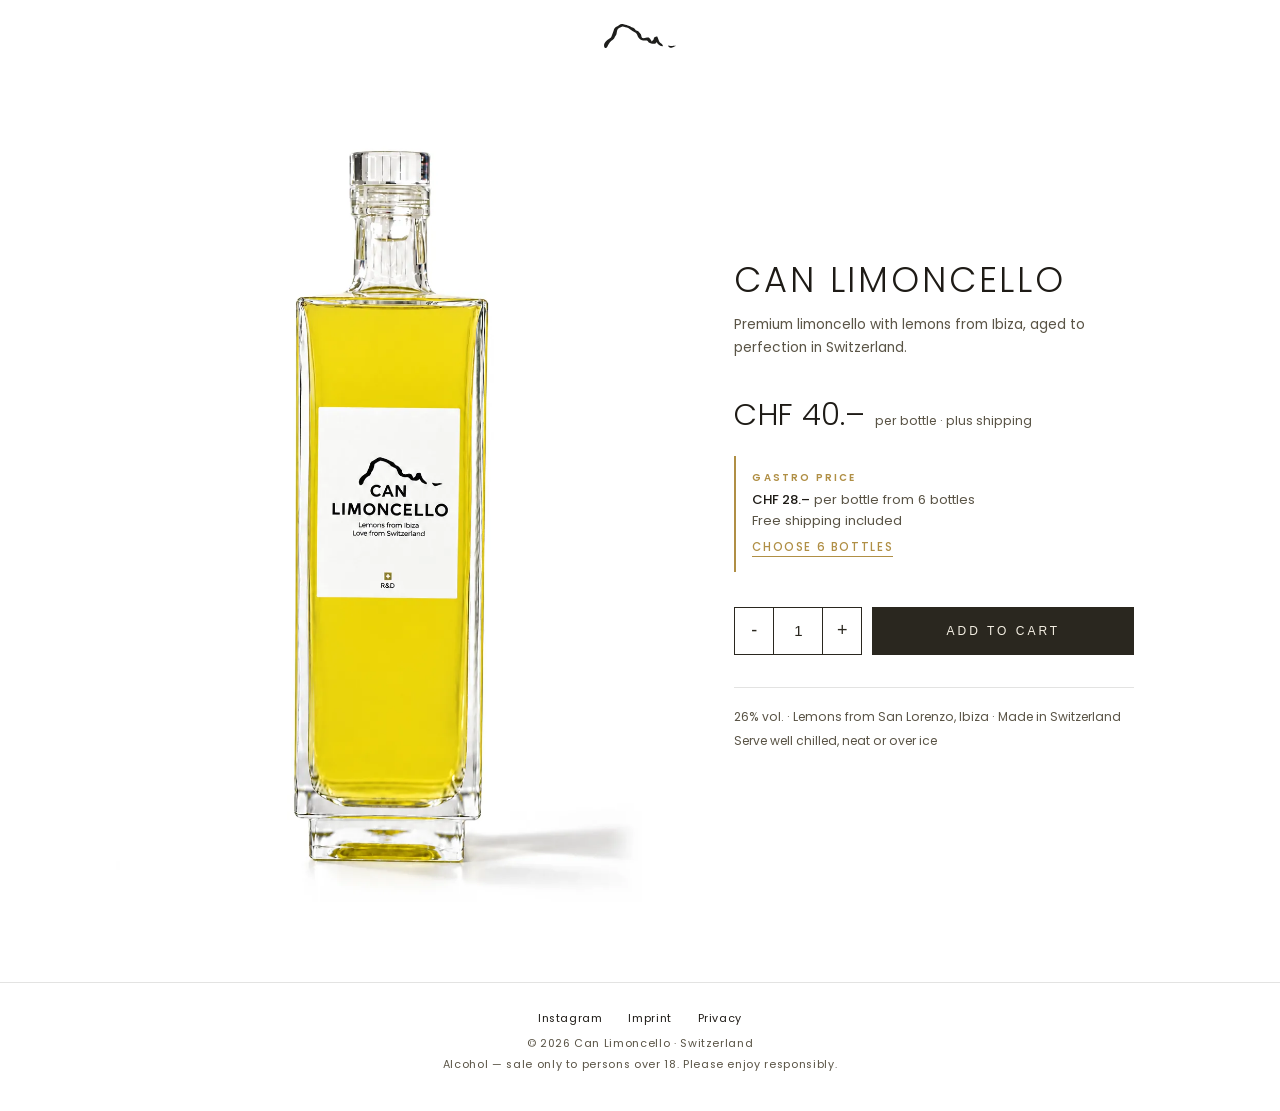
<file: index.html>
<!DOCTYPE html>
<html lang="en">
<head>
<meta charset="UTF-8">
<meta name="viewport" content="width=device-width, initial-scale=1.0">
<title>Can Limoncello — Buy Online · Lemons from Ibiza, Love from Switzerland</title>
<meta name="description" content="Buy Can Limoncello online: premium limoncello with lemons from San Lorenzo, Ibiza, aged in Switzerland. 26% vol. CHF 40 per bottle plus shipping — gastro price from 6 bottles: CHF 28 per bottle, free shipping.">
<link rel="canonical" href="https://canlimoncello.com/">

<!-- ============================================================
     EINSEITIGE KAUFSEITE — Ziel: Besucher kauft so schnell wie
     möglich. Ein Produktbereich (Foto, Preise, Menge + Warenkorb,
     Details), sonst nichts. Die frühere, ausführliche Website ist
     auf GitHub gesichert: Branch archive/full-site bzw. Tag
     full-site-2026-11-17.

     BFCACHE FIX — Nach "Checkout" navigiert Shopify in derselben
     Registerkarte weg. Bei Rückkehr per Zurück-Button aus dem
     bfcache hart neu laden, damit ein frischer Warenkorb entsteht.
     ============================================================ -->
<script type="text/javascript">
window.addEventListener('pageshow', function (event) {
  if (event.persisted) {
    window.location.reload();
  }
});
</script>

<link rel="icon" href="assets/favicon.svg" type="image/svg+xml">
<link rel="icon" href="assets/favicon-32.png" sizes="32x32" type="image/png">
<link rel="apple-touch-icon" href="assets/apple-touch-icon.png">

<!-- Link-Vorschau (WhatsApp, iMessage, Social) -->
<meta property="og:type" content="product">
<meta property="og:site_name" content="Can Limoncello">
<meta property="og:url" content="https://canlimoncello.com/">
<meta property="og:title" content="Can Limoncello — Lemons from Ibiza · Love from Switzerland">
<meta property="og:description" content="Premium limoncello, 26% vol. CHF 40 per bottle — gastro price from 6 bottles: CHF 28 per bottle, free shipping.">
<meta property="og:image" content="https://canlimoncello.com/assets/img/web/packshot.jpg">
<meta property="og:image:alt" content="Bottle of Can Limoncello">
<meta name="twitter:card" content="summary_large_image">

<!-- Produktdaten für Suchmaschinen und KI-Suche (Preise müssen mit Shopify übereinstimmen) -->
<script type="application/ld+json">
{
  "@context": "https://schema.org",
  "@type": "Product",
  "name": "Can Limoncello",
  "brand": { "@type": "Brand", "name": "Can Limoncello" },
  "description": "Premium limoncello made with lemons from a farm in San Lorenzo, Ibiza, and aged to perfection in Switzerland. 26% vol.",
  "image": ["https://canlimoncello.com/assets/img/web/packshot.jpg"],
  "additionalProperty": [
    { "@type": "PropertyValue", "name": "Alcohol by volume", "value": "26%" }
  ],
  "offers": [
    {
      "@type": "Offer",
      "url": "https://canlimoncello.com/",
      "price": "40.00",
      "priceCurrency": "CHF",
      "availability": "https://schema.org/InStock"
    },
    {
      "@type": "Offer",
      "name": "Gastro price from 6 bottles, free shipping",
      "url": "https://canlimoncello.com/",
      "price": "28.00",
      "priceCurrency": "CHF",
      "eligibleQuantity": { "@type": "QuantitativeValue", "minValue": 6 },
      "availability": "https://schema.org/InStock"
    }
  ]
}
</script>

<link rel="preconnect" href="https://fonts.googleapis.com">
<link rel="preconnect" href="https://fonts.gstatic.com" crossorigin>
<link rel="preload" as="style" href="https://fonts.googleapis.com/css2?family=Poppins:wght@200;300;400;500;600&display=swap" onload="this.onload=null;this.rel='stylesheet'">
<noscript><link rel="stylesheet" href="https://fonts.googleapis.com/css2?family=Poppins:wght@200;300;400;500;600&display=swap"></noscript>
<!-- Shopify Buy Button so früh wie möglich laden (Init in assets/js/shop.js wartet darauf) -->
<link rel="preconnect" href="https://sdks.shopifycdn.com">
<link rel="preconnect" href="https://xy311a-ax.myshopify.com">
<script async id="shopifySdk" src="https://sdks.shopifycdn.com/buy-button/latest/buy-button-storefront.min.js"></script>
<link rel="preload" as="image" href="assets/img/web/packshot.webp" fetchpriority="high">
<link rel="stylesheet" href="assets/css/style.css?v=20261117b">
<link rel="stylesheet" href="assets/css/site.css?v=20261117b">

<style>
  /* ============================================================
     SCHLICHTE KAUFSEITE — weiss, die Flasche frei gestellt, ein
     Preis, ein ruhiger Gastro-Hinweis mit "6 Flaschen wählen",
     Menge + Warenkorb, kurze Details, eine feine Fusszeile.
     (style.css ist Altbestand und setzt Regeln für img/footer/nav —
     daher eigene Klassennamen und ausdrückliche Grössen.)
     ============================================================ */
  body{background:#FFFFFF;color:var(--ink)}

  .s-head{display:flex;justify-content:center;align-items:center;height:72px}
  .s-head img{width:72px;height:auto;object-fit:contain}

  .s-main{max-width:1180px;margin:0 auto;padding:clamp(.5rem,3vw,2.5rem) clamp(1.2rem,5vw,3rem) clamp(3rem,7vw,5rem);display:grid;grid-template-columns:minmax(0,1.25fr) minmax(0,1fr);gap:clamp(1.5rem,6vw,5rem);align-items:center}
  .s-photo{margin:0;display:flex;justify-content:center}
  .s-photo img{width:auto;height:auto;max-width:100%;max-height:min(88vh,900px);object-fit:contain}

  .s-info{max-width:400px;width:100%}
  .s-info h1{font-family:var(--serif);font-weight:300;font-size:clamp(1.6rem,3vw,2.2rem);line-height:1.1;letter-spacing:.08em;text-transform:uppercase}
  .s-lead{margin-top:.8rem;font-size:.86rem;line-height:1.7;color:var(--ink-soft)}

  .s-price{margin-top:2rem;display:flex;align-items:baseline;gap:.6rem}
  .s-price strong{font-weight:300;font-size:1.9rem;letter-spacing:.01em}
  .s-price span{font-size:.78rem;color:var(--ink-soft)}

  /* Gastropreis: ruhiger Hinweis mit Abkürzung auf 6 Flaschen */
  .s-gastro{margin:1rem 0 1.6rem;padding:.9rem 0 .9rem 1rem;border-left:2px solid var(--gold);font-size:.82rem;line-height:1.6;color:var(--ink-soft)}
  .s-gastro .g-title{font-size:.62rem;font-weight:600;letter-spacing:.22em;text-transform:uppercase;color:var(--gold);margin-bottom:.15rem}
  .s-gastro b{font-weight:500;color:var(--ink)}
  .s-pick{display:inline-block;margin-top:.45rem;padding:0;border:0;background:none;font:inherit;font-size:.72rem;font-weight:500;letter-spacing:.14em;text-transform:uppercase;color:var(--gold);border-bottom:1px solid currentColor;cursor:pointer}
  .s-pick:hover{color:var(--ink)}

  .s-specs{list-style:none;margin:2rem 0 0;padding:1.1rem 0 0;border-top:1px solid var(--line);font-size:.76rem;line-height:1.9;color:var(--ink-soft)}
  .s-specs li{display:inline}
  .s-specs li + li::before{content:" · "}
  .s-specs li:last-child{display:block}
  .s-specs li:last-child::before{content:none}

  .s-foot{padding:1.6rem 1.2rem 2.2rem;border-top:1px solid var(--line);text-align:center;font-size:.68rem;line-height:1.9;letter-spacing:.06em;color:var(--ink-soft);background:#FFFFFF}
  .s-foot .f-links{display:flex;justify-content:center;gap:1.6rem;margin-bottom:.3rem;color:var(--ink)}
  .s-foot a:hover{color:var(--gold)}

  /* ---------- HANDY: zentriert wie eine Etikette, mehr Luft ---------- */
  @media(max-width:820px){
    .s-head{height:64px}
    .s-main{grid-template-columns:1fr;gap:1.3rem;padding-top:1.4rem;padding-bottom:3rem}
    .s-photo img{max-height:46vh}
    .s-info{max-width:360px;margin:0 auto;text-align:center}
    .s-info h1{font-size:1.45rem;letter-spacing:.12em}
    .s-lead{max-width:30ch;margin:.7rem auto 0;font-size:.82rem}
    .s-price{margin-top:1.2rem;flex-direction:column;align-items:center;gap:.1rem}
    .s-price strong{font-size:2rem}
    .s-price span{font-size:.74rem}
    .s-gastro{margin:1.1rem 0 1.3rem;padding:1rem 1rem 1.05rem;border-left:0;border:1px solid rgba(176,143,69,.45);line-height:1.55}
    .s-specs{margin-top:1.8rem;padding-top:1.2rem;line-height:1.85}
    .s-specs li{display:block}
    .s-specs li + li::before{content:none}
  }
</style>
</head>
<body>

<header class="s-head">
  <img src="assets/img/es-vedra-mark.svg" alt="Can Limoncello" width="85" height="28">
</header>

<main class="s-main">
  <figure class="s-photo">
    <img src="assets/img/web/packshot.webp" width="1024" height="1535" fetchpriority="high" alt="Bottle of Can Limoncello">
  </figure>

  <div class="s-info">
    <h1>Can Limoncello</h1>
    <p class="s-lead">Premium limoncello with lemons from Ibiza, aged to perfection in Switzerland.</p>

    <!-- PREISE — müssen mit den Shopify-Einstellungen übereinstimmen
         (Gastropreis CHF 28 + Gratisversand ab 6 Flaschen). -->
    <p class="s-price"><strong>CHF 40.–</strong><span>per bottle · plus shipping</span></p>

    <div class="s-gastro">
      <p class="g-title">Gastro price</p>
      <p class="g-line"><b>CHF 28.–</b> per bottle from 6 bottles</p>
      <p class="g-line">Free shipping included</p>
      <button type="button" class="s-pick" id="pickSix">Choose 6 bottles</button>
    </div>

    <!-- SHOPIFY — Menge + In den Warenkorb (Logik in assets/js/shop.js).
         Der Platzhalter ist sofort sichtbar und wird gegen den echten
         Shopify-Button getauscht, sobald dieser geladen ist. -->
    <div class="landing-buy" id="buyBox">
      <div class="buy-fallback" id="buyFallback">
        <div class="bf-qty" aria-hidden="true"><span class="bf-minus">-</span><span class="bf-num" id="bfNum">1</span><span class="bf-plus">+</span></div>
        <button type="button" class="bf-btn" id="buyFallbackBtn">Add to cart</button>
      </div>
      <div class="buy-live" id='product-component-1784379987175'></div>
    </div>

    <ul class="s-specs">
      <li>26% vol.</li>
      <li>Lemons from San Lorenzo, Ibiza</li>
      <li>Made in Switzerland</li>
      <li>Serve well chilled, neat or over ice</li>
    </ul>
  </div>
</main>

<div class="s-foot" role="contentinfo">
  <p class="f-links"><a href="https://www.instagram.com/canlimoncello" target="_blank" rel="noopener">Instagram</a><a href="impressum.html">Imprint</a><a href="datenschutz.html">Privacy</a></p>
  <p>© 2026 Can Limoncello · Switzerland</p>
  <p>Alcohol — sale only to persons over 18. Please enjoy responsibly.</p>
</div>

<!-- ============================================================
     "Choose 6 bottles" — stellt die Menge auf 6. Ist Shopify schon
     geladen, wird dessen Mengenauswahl direkt angepasst; sonst wird
     die Zahl gemerkt und beim Laden übernommen (siehe clApplyQty in
     assets/js/shop.js).
     ============================================================ -->
<script>
(function () {
  window.clPendingQty = null;
  function shopDoc() {
    var f = document.querySelector('iframe[name^="frame-product"]');
    try { return f && f.contentDocument; } catch (e) { return null; }
  }
  // Menge im Shopify-Iframe per Plus/Minus auf n bringen
  window.clApplyQty = function (doc) {
    var n = window.clPendingQty;
    if (!n || !doc) return;
    // Elemente bei jedem Schritt neu holen (Shopify zeichnet nach Änderungen neu)
    function q(sel) { return doc.querySelector(sel); }
    if (!q('.shopify-buy__quantity')) return;
    var guard = 50;
    while (parseInt(q('.shopify-buy__quantity').value, 10) < n && guard--) q('.shopify-buy__quantity-increment').click();
    while (parseInt(q('.shopify-buy__quantity').value, 10) > n && guard--) q('.shopify-buy__quantity-decrement').click();
    window.clPendingQty = null;
  };
  document.getElementById('pickSix').addEventListener('click', function () {
    window.clPendingQty = 6;
    document.getElementById('bfNum').textContent = '6';
    if (document.getElementById('buyBox').classList.contains('ready')) window.clApplyQty(shopDoc());
  });
})();
</script>

<script src="assets/js/shop.js?v=20261117b"></script>
</body>
</html>
</file>
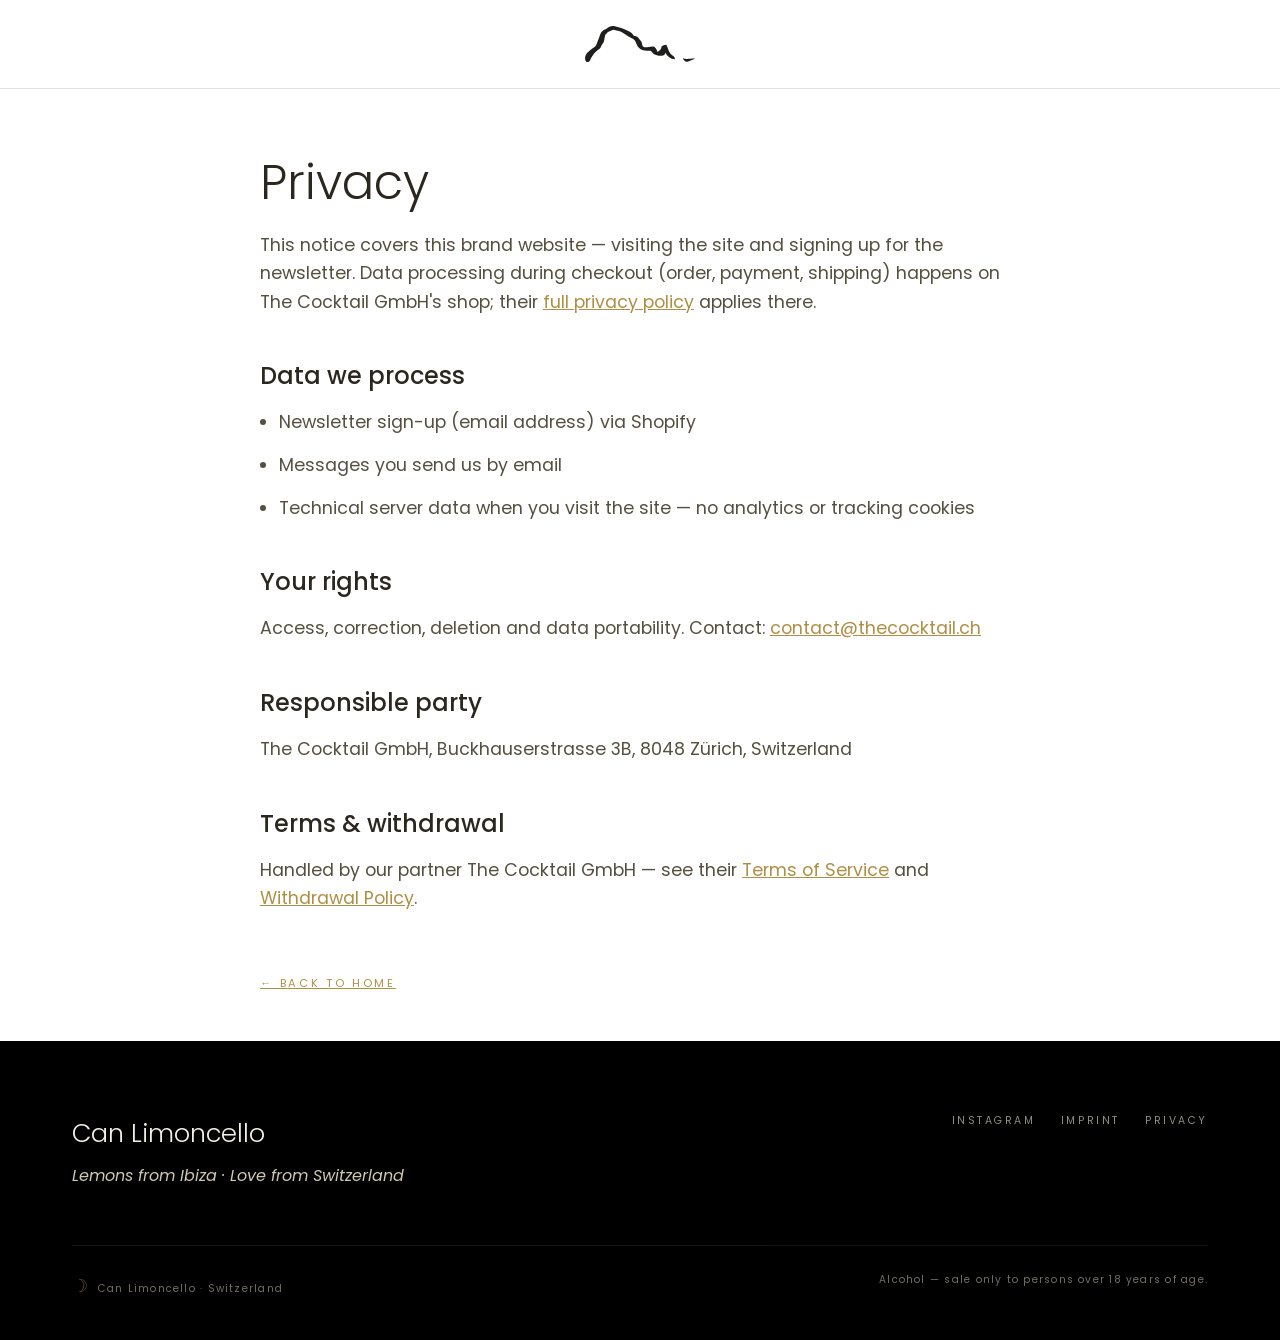
<file: datenschutz.html>
<!DOCTYPE html>
<html lang="en">
<head>
<meta charset="UTF-8">
<meta name="viewport" content="width=device-width, initial-scale=1.0">
<title>Privacy — Can Limoncello</title>
<meta name="robots" content="noindex">
<link rel="icon" href="assets/favicon.svg" type="image/svg+xml">
<link rel="icon" href="assets/favicon-32.png" sizes="32x32" type="image/png">
<link rel="apple-touch-icon" href="assets/apple-touch-icon.png">
<link rel="preconnect" href="https://fonts.googleapis.com">
<link rel="preconnect" href="https://fonts.gstatic.com" crossorigin>
<link href="https://fonts.googleapis.com/css2?family=Poppins:wght@400;500;600;700;800&display=swap" rel="stylesheet">
<link rel="stylesheet" href="assets/css/style.css?v=20261117b">
<style>
  :root{--serif:'Poppins',-apple-system,sans-serif;--sans:'Poppins',-apple-system,sans-serif}
  body{background:#FFFFFF}
  .topbar{display:flex;align-items:center;justify-content:center;padding:1.6rem 1.5rem;border-bottom:1px solid var(--line)}
  .topbar img{width:min(18vw,110px);height:auto;display:block}
  .legal{padding-top:3.5rem}
  footer{background:#000000}
</style>
</head>
<body>

<div class="topbar">
  <a href="index.html"><img src="assets/img/es-vedra-mark.svg" alt="Es Vedrà" width="85" height="28"></a>
</div>

<main class="legal">
  <h1>Privacy</h1>

  <p>This notice covers this brand website — visiting the site and signing up for the newsletter.
     Data processing during checkout (order, payment, shipping) happens on The Cocktail GmbH's shop;
     their <a href="https://www.thecocktail.ch/policies/privacy-policy" target="_blank" rel="noopener">full privacy policy</a> applies there.</p>

  <h2>Data we process</h2>
  <ul>
    <li>Newsletter sign-up (email address) via Shopify</li>
    <li>Messages you send us by email</li>
    <li>Technical server data when you visit the site — no analytics or tracking cookies</li>
  </ul>

  <h2>Your rights</h2>
  <p>Access, correction, deletion and data portability. Contact:
     <a href="mailto:contact@thecocktail.ch">contact@thecocktail.ch</a></p>

  <h2>Responsible party</h2>
  <p>The Cocktail GmbH, Buckhauserstrasse 3B, 8048 Zürich, Switzerland</p>

  <h2>Terms &amp; withdrawal</h2>
  <p>Handled by our partner The Cocktail GmbH — see their
     <a href="https://www.thecocktail.ch/policies/terms-of-service" target="_blank" rel="noopener">Terms of Service</a> and
     <a href="https://www.thecocktail.ch/policies/refund-policy" target="_blank" rel="noopener">Withdrawal Policy</a>.</p>

  <a class="back" href="index.html">← Back to home</a>
</main>

<footer>
  <div class="foot-grid">
    <div>
      <p class="foot-mark">Can Limoncello</p>
      <p class="foot-tag">Lemons from Ibiza · Love from Switzerland</p>
    </div>
    <div class="foot-links">
      <a href="https://www.instagram.com/canlimoncello" target="_blank" rel="noopener">Instagram</a>
      <a href="impressum.html">Imprint</a>
      <a href="datenschutz.html">Privacy</a>
    </div>
  </div>
  <div class="foot-base">
    <span><span class="tanit">☽</span> &nbsp;Can Limoncello · Switzerland</span>
    <span>Alcohol — sale only to persons over 18 years of age.</span>
  </div>
</footer>
</body>
</html>
</file>
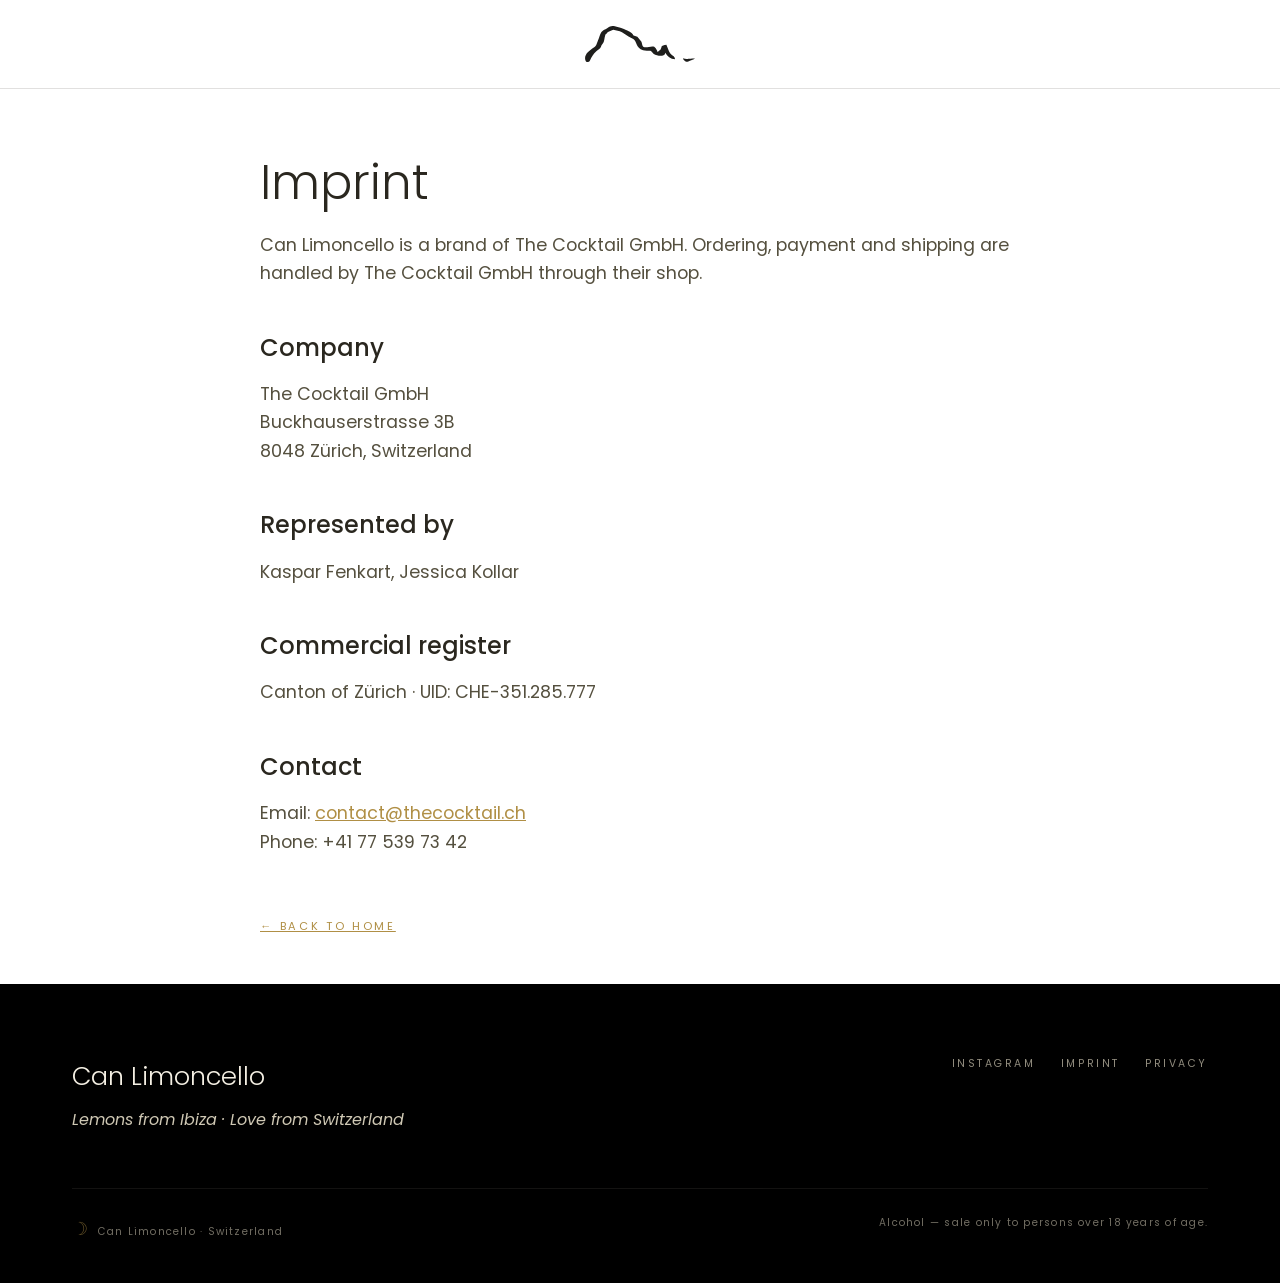
<file: impressum.html>
<!DOCTYPE html>
<html lang="en">
<head>
<meta charset="UTF-8">
<meta name="viewport" content="width=device-width, initial-scale=1.0">
<title>Imprint — Can Limoncello</title>
<meta name="robots" content="noindex">
<link rel="icon" href="assets/favicon.svg" type="image/svg+xml">
<link rel="icon" href="assets/favicon-32.png" sizes="32x32" type="image/png">
<link rel="apple-touch-icon" href="assets/apple-touch-icon.png">
<link rel="preconnect" href="https://fonts.googleapis.com">
<link rel="preconnect" href="https://fonts.gstatic.com" crossorigin>
<link href="https://fonts.googleapis.com/css2?family=Poppins:wght@400;500;600;700;800&display=swap" rel="stylesheet">
<link rel="stylesheet" href="assets/css/style.css?v=20261117b">
<style>
  :root{--serif:'Poppins',-apple-system,sans-serif;--sans:'Poppins',-apple-system,sans-serif}
  body{background:#FFFFFF}
  .topbar{display:flex;align-items:center;justify-content:center;padding:1.6rem 1.5rem;border-bottom:1px solid var(--line)}
  .topbar img{width:min(18vw,110px);height:auto;display:block}
  .legal{padding-top:3.5rem}
  footer{background:#000000}
</style>
</head>
<body>

<div class="topbar">
  <a href="index.html"><img src="assets/img/es-vedra-mark.svg" alt="Es Vedrà" width="85" height="28"></a>
</div>

<main class="legal">
  <h1>Imprint</h1>

  <p>Can Limoncello is a brand of The Cocktail GmbH. Ordering, payment and shipping are handled by
     The Cocktail GmbH through their shop.</p>

  <h2>Company</h2>
  <p>
    The Cocktail GmbH<br>
    Buckhauserstrasse 3B<br>
    8048 Zürich, Switzerland
  </p>

  <h2>Represented by</h2>
  <p>Kaspar Fenkart, Jessica Kollar</p>

  <h2>Commercial register</h2>
  <p>Canton of Zürich · UID: CHE-351.285.777</p>

  <h2>Contact</h2>
  <p>
    Email: <a href="mailto:contact@thecocktail.ch">contact@thecocktail.ch</a><br>
    Phone: +41 77 539 73 42
  </p>

  <a class="back" href="index.html">← Back to home</a>
</main>

<footer>
  <div class="foot-grid">
    <div>
      <p class="foot-mark">Can Limoncello</p>
      <p class="foot-tag">Lemons from Ibiza · Love from Switzerland</p>
    </div>
    <div class="foot-links">
      <a href="https://www.instagram.com/canlimoncello" target="_blank" rel="noopener">Instagram</a>
      <a href="impressum.html">Imprint</a>
      <a href="datenschutz.html">Privacy</a>
    </div>
  </div>
  <div class="foot-base">
    <span><span class="tanit">☽</span> &nbsp;Can Limoncello · Switzerland</span>
    <span>Alcohol — sale only to persons over 18 years of age.</span>
  </div>
</footer>
</body>
</html>
</file>
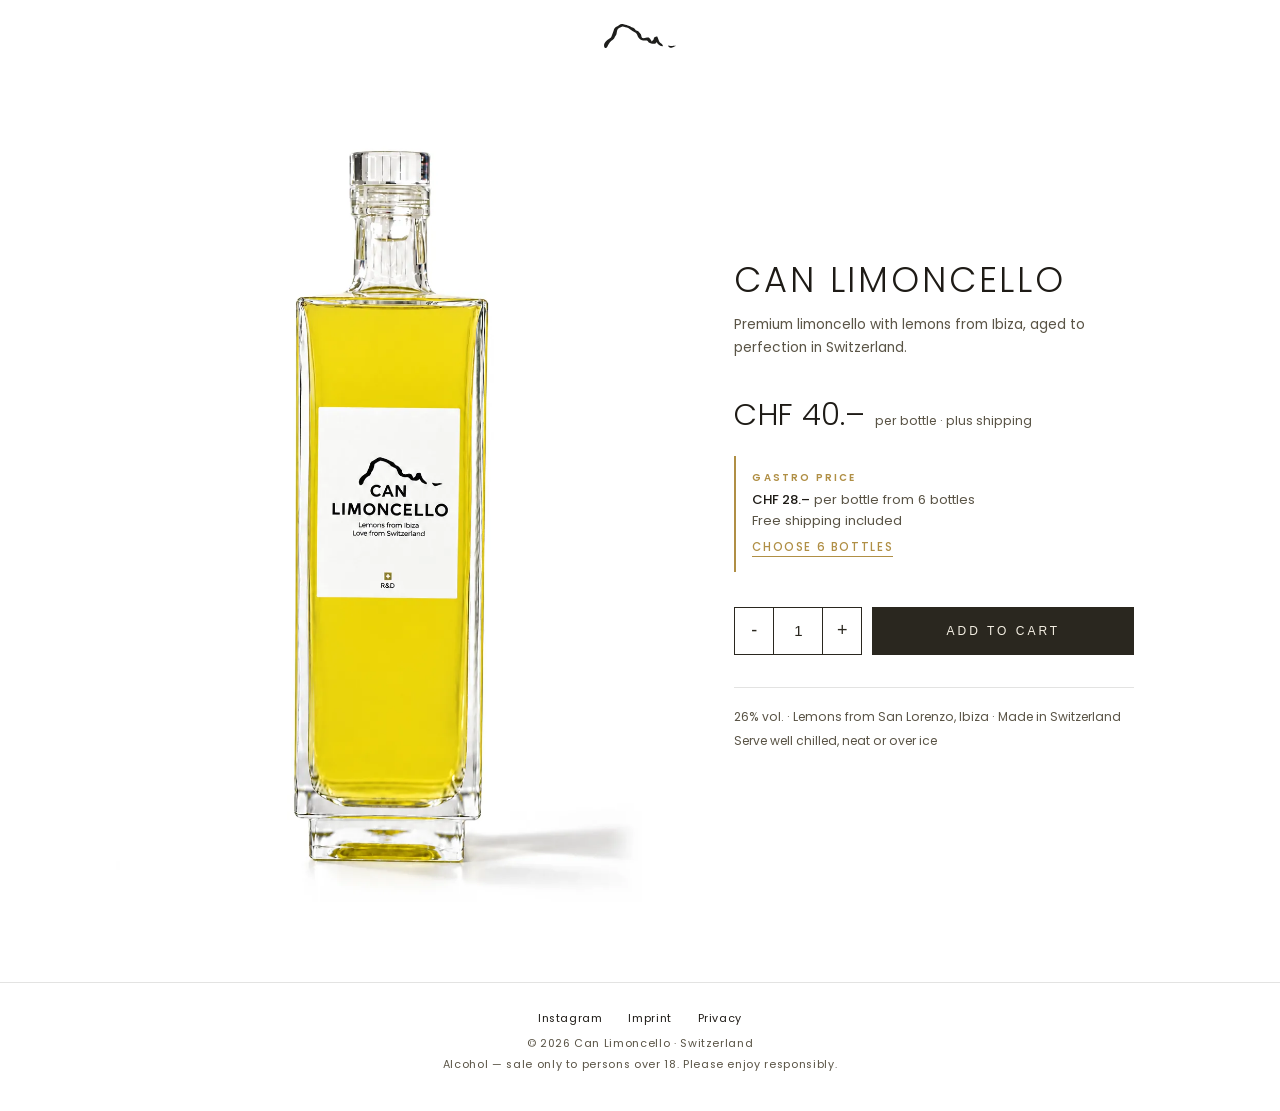
<file: limoncello.html>
<!DOCTYPE html>
<html lang="en">
<head>
<meta charset="UTF-8">
<title>Can Limoncello</title>
<!-- Die Produktseite ist jetzt die Startseite. Weiterleitung für alte Links.
     Frühere Version: Branch archive/full-site / Tag full-site-2026-11-17 -->
<link rel="canonical" href="https://canlimoncello.com/">
<meta name="robots" content="noindex">
<meta http-equiv="refresh" content="0; url=./">
<script>location.replace('./' + location.hash);</script>
</head>
<body>
<p><a href="./">Can Limoncello</a></p>
</body>
</html>
</file>
<file: assets/css/style.css>
/* ============================================================
   Can Limoncello — Stylesheet
   Lemons from Ibiza · Love from Switzerland
   Farben, Typografie und Layout zentral hier pflegen.
   ============================================================ */

:root{
  --cream:#FFFFFF;
  --paper:#FFFFFF;
  --ink:#2A271F;
  --ink-soft:#55503F;
  --gold:#B08F45;
  --sage:#7E8470;
  --line:rgba(42,39,31,.14);
  --serif:'Cormorant Garamond', Georgia, serif;
  --sans:'Inter', -apple-system, sans-serif;
}
*{margin:0;padding:0;box-sizing:border-box}
html{scroll-behavior:smooth}
body{background:var(--cream);color:var(--ink);font-family:var(--serif);font-weight:400;line-height:1.6;-webkit-font-smoothing:antialiased}
img{display:block;width:100%;height:100%;object-fit:cover}
a{color:inherit;text-decoration:none}

.label{font-family:var(--sans);font-size:.68rem;font-weight:400;letter-spacing:.32em;text-transform:uppercase}
.eyebrow{color:var(--gold);font-style:italic;font-family:var(--serif);font-size:1.05rem;letter-spacing:.02em;margin-bottom:1.4rem}

/* ---------- NAV ---------- */
nav{position:fixed;top:0;left:0;right:0;z-index:100;display:flex;align-items:center;justify-content:space-between;padding:1.4rem clamp(1.2rem,4vw,3rem);transition:background .5s ease, box-shadow .5s ease, padding .5s ease;color:#F4EFE3}
nav.scrolled{background:rgba(255,255,255,.92);backdrop-filter:blur(12px);color:var(--ink);padding:.9rem clamp(1.2rem,4vw,3rem);box-shadow:0 1px 0 var(--line)}
.nav-mark{font-family:var(--serif);font-size:1.25rem;letter-spacing:.04em;font-weight:500}
.nav-right{display:flex;align-items:center;gap:2.2rem}
.nav-links{display:flex;gap:2.2rem}
.nav-links a{font-family:var(--sans);font-size:.68rem;letter-spacing:.26em;text-transform:uppercase;opacity:.85;transition:opacity .3s}
.nav-links a:hover{opacity:1}
.lang{display:flex;gap:.55rem;font-family:var(--sans);font-size:.66rem;letter-spacing:.16em;text-transform:uppercase}
.lang button{background:none;border:0;color:inherit;cursor:pointer;opacity:.55;padding:.1rem;font:inherit;letter-spacing:inherit;transition:opacity .3s}
.lang button:hover{opacity:.85}
.lang button.active{opacity:1;border-bottom:1px solid currentColor;padding-bottom:.15rem}
@media(max-width:640px){.nav-links{display:none}}

/* ---------- HERO ---------- */
.hero{position:relative;height:100svh;min-height:560px;overflow:hidden;display:flex;align-items:center;justify-content:center;text-align:center;color:#F7F3E8}
.hero video,.hero .hero-fallback{position:absolute;inset:0;width:100%;height:100%;object-fit:cover}
.hero::after{content:"";position:absolute;inset:0;background:linear-gradient(180deg,rgba(20,18,14,.30) 0%,rgba(20,18,14,.12) 45%,rgba(20,18,14,.42) 100%)}
.hero-inner{position:relative;z-index:2;padding:0 1.5rem;animation:fadeUp 1.8s ease both .4s}
.hero-inner .label{opacity:.85;margin-bottom:1.6rem}
.hero-title{font-size:clamp(3rem,9vw,7.5rem);font-weight:300;letter-spacing:.02em;line-height:1.04}
.hero-title em{font-style:italic;font-weight:400}
.hero-sub{margin-top:1.8rem;font-style:italic;font-size:clamp(1.05rem,2vw,1.35rem);opacity:.9}
.scroll-hint{position:absolute;bottom:2.2rem;left:50%;transform:translateX(-50%);z-index:2;display:flex;flex-direction:column;align-items:center;gap:.7rem;opacity:.75}
.scroll-hint span{font-family:var(--sans);font-size:.6rem;letter-spacing:.3em;text-transform:uppercase}
.scroll-hint i{display:block;width:1px;height:46px;background:rgba(247,243,232,.7);animation:drop 2.6s ease-in-out infinite}
@keyframes drop{0%{transform:scaleY(0);transform-origin:top}45%{transform:scaleY(1);transform-origin:top}55%{transform:scaleY(1);transform-origin:bottom}100%{transform:scaleY(0);transform-origin:bottom}}
@keyframes fadeUp{from{opacity:0;transform:translateY(26px)}to{opacity:1;transform:none}}

/* ---------- SECTIONS ---------- */
section{padding:clamp(5rem,11vw,9.5rem) clamp(1.4rem,6vw,4.5rem)}
.wrap{max-width:1180px;margin:0 auto}

.manifesto{text-align:center}
.manifesto h2{font-size:clamp(1.9rem,4.6vw,3.6rem);font-weight:300;line-height:1.25;max-width:21ch;margin:0 auto}
.manifesto h2 em{font-style:italic;color:var(--sage)}
.manifesto p{max-width:54ch;margin:2.4rem auto 0;font-size:1.18rem;color:var(--ink-soft)}

/* Welt-Grid */
.welt{background:var(--paper)}
.welt-head{display:flex;justify-content:space-between;align-items:flex-end;margin-bottom:3.2rem;gap:2rem;flex-wrap:wrap}
.welt-head h2{font-size:clamp(1.8rem,3.6vw,2.9rem);font-weight:300;line-height:1.2}
.welt-grid{display:grid;grid-template-columns:repeat(4,1fr);gap:1.1rem}
.welt-card{position:relative}
.welt-card .frame{aspect-ratio:4/5;overflow:hidden}
.welt-card img{transition:transform 1.6s cubic-bezier(.2,.6,.2,1)}
.welt-card:hover img{transform:scale(1.05)}
.welt-card .label{display:block;margin:1.1rem 0 .25rem;color:var(--gold)}
.welt-card h3{font-size:1.35rem;font-weight:500}
.welt-card p{font-size:1rem;color:var(--ink-soft);line-height:1.5;margin-top:.3rem}
@media(max-width:900px){.welt-grid{grid-template-columns:repeat(2,1fr);gap:1.6rem}}
@media(max-width:480px){.welt-grid{grid-template-columns:1fr}}

/* Editorial split */
.split{display:grid;grid-template-columns:1fr 1fr;gap:clamp(2rem,6vw,5.5rem);align-items:center}
.split .frame{aspect-ratio:4/5;overflow:hidden}
.split h2{font-size:clamp(1.9rem,3.8vw,3.1rem);font-weight:300;line-height:1.22;margin-bottom:1.6rem}
.split p{color:var(--ink-soft);font-size:1.15rem;max-width:46ch}
.split p + p{margin-top:1.1rem}
@media(max-width:820px){.split{grid-template-columns:1fr}.split .frame{order:-1}}

/* Produkt */
.produkt{background:var(--paper)}
.produkt .split{grid-template-columns:.8fr 1.2fr}
.produkt .frame{aspect-ratio:auto;overflow:visible;min-height:clamp(420px,62vw,680px)}
.produkt .frame img{width:100%;height:100%;object-fit:contain}
@media(max-width:820px){.produkt .split{grid-template-columns:1fr}.produkt .frame{min-height:clamp(360px,90vw,560px)}}
.price-row{display:flex;align-items:baseline;gap:1.4rem;margin:2.2rem 0 1.8rem}
.price{font-size:1.5rem;font-weight:500}
.price-note{font-family:var(--sans);font-size:.72rem;letter-spacing:.18em;text-transform:uppercase;color:var(--ink-soft)}
.btn{display:inline-block;font-family:var(--sans);font-size:.72rem;letter-spacing:.3em;text-transform:uppercase;padding:1.05rem 2.6rem;border:1px solid var(--ink);color:var(--ink);background:transparent;cursor:pointer;transition:background .4s,color .4s}
.btn:hover{background:var(--ink);color:var(--cream)}

/* Newsletter */
.brief{text-align:center}
.brief h2{font-size:clamp(1.9rem,4vw,3rem);font-weight:300}
.brief p{max-width:46ch;margin:1.6rem auto 2.6rem;color:var(--ink-soft);font-size:1.15rem}
.brief form{display:flex;max-width:460px;margin:0 auto;border-bottom:1px solid var(--ink)}
.brief input{flex:1;border:0;background:transparent;font-family:var(--serif);font-size:1.1rem;padding:.9rem .2rem;color:var(--ink);outline:none}
.brief input::placeholder{color:var(--ink-soft);font-style:italic}
.brief button{border:0;background:transparent;font-family:var(--sans);font-size:.68rem;letter-spacing:.28em;text-transform:uppercase;cursor:pointer;color:var(--ink);padding:0 .4rem}

/* ---------- LEGAL / UNTERSEITEN ---------- */
.legal{max-width:760px;margin:0 auto;padding-top:7rem}
.legal h1{font-size:clamp(2rem,5vw,3rem);font-weight:300;margin-bottom:.6rem}
.legal h2{font-size:1.5rem;font-weight:500;margin:2.6rem 0 .8rem}
.legal p,.legal li{color:var(--ink-soft);font-size:1.1rem;margin-bottom:.9rem}
.legal ul{padding-left:1.2rem;margin-bottom:.9rem}
.legal a{color:var(--gold);text-decoration:underline}
.legal .todo{background:#FBF7EC;border:1px dashed var(--gold);color:var(--ink);padding:1rem 1.2rem;border-radius:4px;font-family:var(--sans);font-size:.85rem;line-height:1.5;margin:1.4rem 0}
.legal .back{display:inline-block;margin-top:3rem;padding-bottom:3rem;font-family:var(--sans);font-size:.7rem;letter-spacing:.24em;text-transform:uppercase}

/* Footer */
footer{background:#2B2820;color:#CFC8B4;padding:4.5rem clamp(1.4rem,6vw,4.5rem) 2.5rem}
.foot-grid{max-width:1180px;margin:0 auto;display:flex;justify-content:space-between;gap:2.5rem;flex-wrap:wrap}
.foot-mark{font-size:1.6rem;font-weight:300;color:#F4EFE3}
.foot-tag{font-style:italic;margin-top:.6rem;font-size:1rem}
.foot-links{display:flex;gap:1.6rem;align-items:flex-start;flex-wrap:wrap}
.foot-links a{font-family:var(--sans);font-size:.66rem;letter-spacing:.24em;text-transform:uppercase;opacity:.7;transition:opacity .3s}
.foot-links a:hover{opacity:1}
.foot-base{max-width:1180px;margin:3.5rem auto 0;padding-top:1.6rem;border-top:1px solid rgba(244,239,227,.14);display:flex;justify-content:space-between;gap:1rem;flex-wrap:wrap;font-family:var(--sans);font-size:.64rem;letter-spacing:.12em;opacity:.55}
.tanit{color:var(--gold);font-size:1.1rem}

/* Reveal on scroll */
.reveal{opacity:0;transform:translateY(34px);transition:opacity 1.1s ease,transform 1.1s ease}
.reveal.visible{opacity:1;transform:none}
.d1{transition-delay:.12s}.d2{transition-delay:.24s}.d3{transition-delay:.36s}
@media (prefers-reduced-motion: reduce){
  .reveal{opacity:1;transform:none;transition:none}
  html{scroll-behavior:auto}
}
</file>
<file: assets/css/site.css>
/* ============================================================
   Can Limoncello — gemeinsame Styles für alle Seiten
   (Startseite index.html und Produktseite limoncello.html):
   Farben/Schrift, Menü, Kaufbereich (Shopify-Platzhalter), Footer,
   Einblend-Effekt. Seitenspezifisches steht im <style> der Seite.
   ============================================================ */

:root{
  --serif:'Poppins',-apple-system,sans-serif;
  --sans:'Poppins',-apple-system,sans-serif;
  --ink:#1E1B16;
  --ink-soft:#5A5446;
  --gold:#B08F45;
  --lemon:#E9C946;
  --lemon-wash:#FBF5DC;
  --limestone:#F8F5EE;
  --bougainvillea:#A3367F;
  --line:rgba(30,27,22,.12);
  --on-dark:#FFFFFF;
  --ease:cubic-bezier(.2,.65,.2,1);
}

body{background:#FFFFFF}
section{padding:0}

.label{font-family:var(--sans);font-size:.66rem;font-weight:500;letter-spacing:.34em;text-transform:uppercase}
.label-gold{color:var(--gold)}
.label-bloom{color:var(--bougainvillea)}

/* Text-Link mit Linie — statt lauter Buttons */
.line-link{display:inline-flex;align-items:center;gap:.9rem;font-family:var(--sans);font-size:.66rem;font-weight:500;letter-spacing:.3em;text-transform:uppercase;color:inherit}
.line-link::after{content:"";width:42px;height:1px;background:currentColor;transition:width .5s var(--ease)}
.line-link:hover::after{width:72px}


/* ---------- NAV ---------- */
.site-nav{position:fixed;top:0;left:0;right:0;z-index:100;display:grid;grid-template-columns:minmax(0,1fr) auto minmax(0,1fr);align-items:center;padding:1.3rem clamp(1rem,4vw,3rem);color:var(--on-dark);transition:background .5s ease,color .5s ease,padding .5s ease,box-shadow .5s ease}
.site-nav.scrolled{background:rgba(255,255,255,.94);backdrop-filter:blur(14px);-webkit-backdrop-filter:blur(14px);color:var(--ink);padding:.85rem clamp(1rem,4vw,3rem);box-shadow:0 1px 0 var(--line)}
.site-nav .nav-links{position:static;display:flex;justify-content:flex-start;gap:2.2rem;padding:0;color:inherit;transition:none} /* style.css stylt jedes <nav> fixed */
.site-nav .nav-links a,.site-nav .nav-shop{font-family:var(--sans);font-size:.64rem;font-weight:500;letter-spacing:.3em;text-transform:uppercase;opacity:.9;transition:opacity .3s}
.site-nav .nav-links a:hover,.site-nav .nav-shop:hover{opacity:1}
.site-nav .nav-logo img{width:78px;height:auto;display:block;filter:brightness(0) invert(1);transition:filter .5s ease}
.site-nav.scrolled .nav-logo img{filter:none}
.site-nav .nav-shop{justify-self:end;display:inline-flex;align-items:center;gap:.6rem}
.site-nav .nav-shop::before{content:"";width:6px;height:6px;border-radius:50%;background:var(--lemon)}
@media(max-width:640px){.site-nav .nav-links{visibility:hidden;overflow:hidden}.site-nav .nav-logo img{width:64px}}

/* ---------- KAUFBEREICH ---------- */
.landing-buy{position:relative;margin-top:2.2rem}
/* Platzhalter — Masse 1:1 wie im Shopify-Iframe (dort rendert die Systemschrift) */
/* Platzhalter für Mengenauswahl + Button — Masse 1:1 wie im Shopify-Iframe
   (dort rendert die Systemschrift). Wird gegen den echten Button getauscht. */
.buy-fallback{display:flex;height:48px;font-family:sans-serif;color:#2A271F}
.bf-qty{display:flex;flex:0 0 128px;height:48px}
.bf-qty span{display:flex;align-items:center;justify-content:center;box-sizing:border-box;height:48px}
.bf-minus,.bf-plus{width:40px;border:1px solid #2A271F;font-family:"Helvetica Neue",Helvetica,Arial,sans-serif;font-size:18px}
.bf-num{width:48px;border-top:1px solid #2A271F;border-bottom:1px solid #2A271F;background:#fff;font-size:15px}
.bf-btn{flex:1 1 auto;margin-left:10px;height:48px;font-family:sans-serif;font-size:12px;line-height:14.4px;font-weight:400;letter-spacing:3px;text-transform:uppercase;color:#F4EFE3;background:#2A271F;border:0;border-radius:0;padding:0 16px;cursor:pointer;transition:background .3s,color .3s}
.bf-btn:hover{background:#B08F45;color:#2A271F}
.buy-live{position:absolute;top:0;left:0;right:0;opacity:0;pointer-events:none}
#buyBox.ready .buy-live{position:static;opacity:1;pointer-events:auto}
#buyBox.ready .buy-fallback{display:none}

/* ---------- FOOTER — nach Dom Pérignon: Wortmarke + "Stay in touch"
   oben, Link-Gruppen in Spalten, unten Hinweis + Rechtslinks.
   Rein schwarz-weiss, keine Akzentfarben. ---------- */
footer.site-foot{background:#000000;color:rgba(255,255,255,.62);padding:clamp(4.5rem,8vw,7rem) clamp(1.2rem,5vw,4rem) 0;overflow:hidden}
.foot-wrap{max-width:1240px;margin:0 auto}
.foot-top{display:flex;justify-content:space-between;align-items:flex-end;gap:3rem;flex-wrap:wrap;padding-bottom:clamp(3rem,6vw,4.5rem);border-bottom:1px solid rgba(255,255,255,.14)}
.foot-horizon{display:block;width:118px;height:auto;margin-bottom:1.6rem}
.foot-word{font-family:var(--serif);font-weight:200;font-size:clamp(1.4rem,2.8vw,2.3rem);letter-spacing:.1em;text-transform:uppercase;color:#FFFFFF;line-height:1}
.foot-motto{margin-top:1.1rem;font-size:.6rem;font-weight:500;letter-spacing:.32em;text-transform:uppercase;color:rgba(255,255,255,.55)}
.foot-touch{max-width:300px}
.foot-touch p{font-size:.85rem;line-height:1.7;color:rgba(255,255,255,.72)}
.foot-touch .line-link{margin-top:1.4rem;color:#FFFFFF}
.foot-cols{display:grid;grid-template-columns:repeat(4,1fr);gap:2.4rem;padding:clamp(3rem,6vw,4.5rem) 0}
.foot-cols h3{font-size:.6rem;font-weight:500;letter-spacing:.3em;text-transform:uppercase;color:rgba(255,255,255,.5);margin-bottom:1.4rem}
.foot-cols ul{list-style:none;padding:0;margin:0}
.foot-cols li + li{margin-top:.75rem}
.foot-cols a{font-size:.88rem;font-weight:300;color:rgba(255,255,255,.82);transition:color .3s}
.foot-cols a:hover{color:#FFFFFF}
.foot-insta{display:inline-flex;width:38px;height:38px;align-items:center;justify-content:center;border:1px solid rgba(255,255,255,.3);border-radius:50%;transition:border-color .3s}
.foot-insta:hover{border-color:#FFFFFF}
.foot-insta svg{width:16px;height:16px}
.foot-legal{display:flex;justify-content:space-between;align-items:center;gap:1rem 2rem;flex-wrap:wrap;padding:1.6rem 0 2rem;border-top:1px solid rgba(255,255,255,.14);font-size:.6rem;letter-spacing:.12em;color:rgba(255,255,255,.5)}
.foot-legal nav{position:static;display:flex;flex-wrap:wrap;gap:.6rem 1.6rem;padding:0;color:inherit;transition:none} /* style.css stylt jedes <nav> fixed */
.foot-legal a:hover{color:#FFFFFF}
@media(max-width:820px){.foot-cols{grid-template-columns:repeat(2,1fr)}}

/* ---------- REVEAL ---------- */
.rv{opacity:0;transform:translateY(28px);transition:opacity 1.2s var(--ease),transform 1.2s var(--ease)}
.rv.in{opacity:1;transform:none}
.rv-d1{transition-delay:.15s}.rv-d2{transition-delay:.3s}

@media(prefers-reduced-motion: reduce){
  .rv{opacity:1;transform:none;transition:none}
}
</file>
